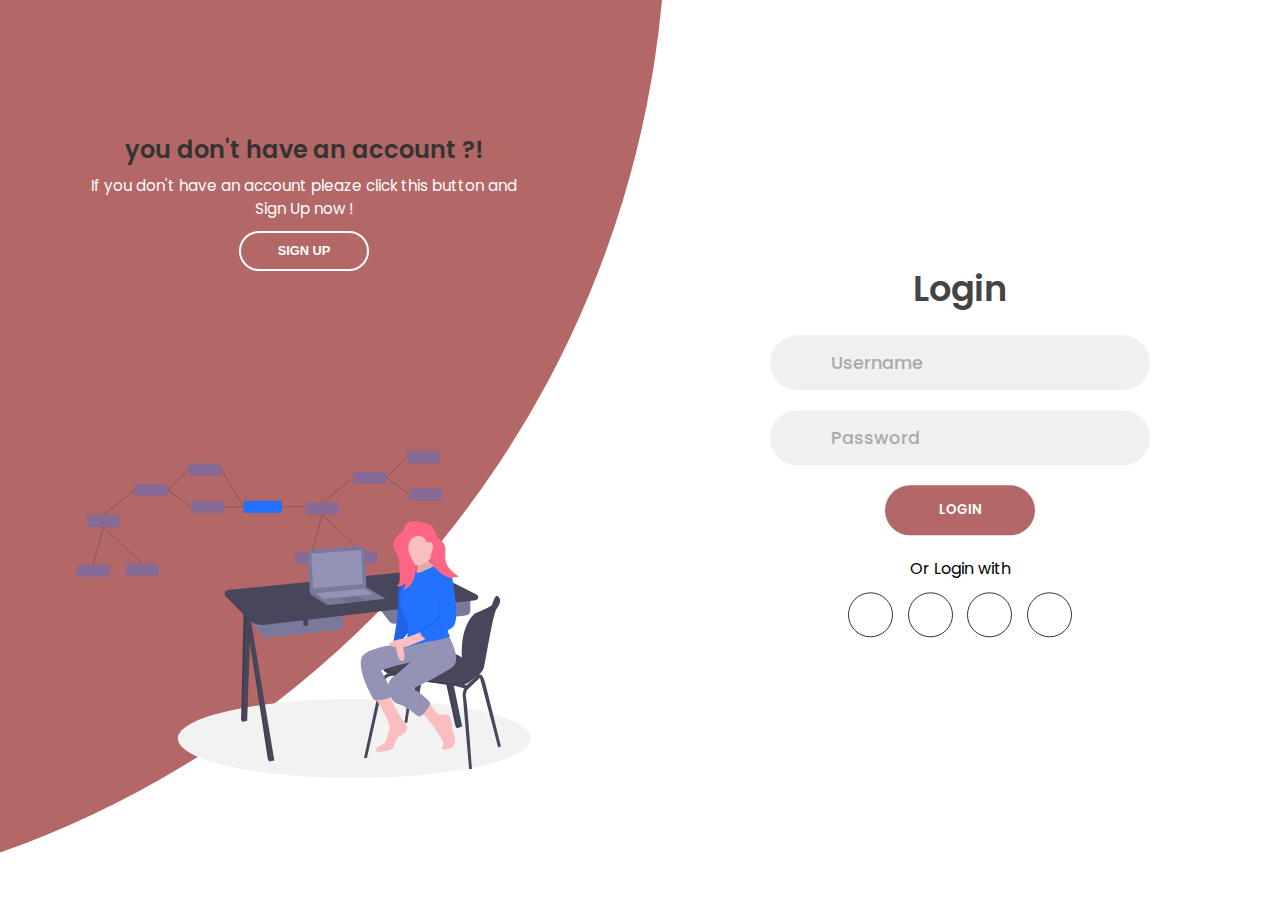
<file: Sign-In-Up-Form/index.html>
<!DOCTYPE html>
<html lang="en" dir="ltr">
  <head>
    <meta charset="utf-8">
    <!-- CSS -->
    <link rel="stylesheet" href="public/css/styles.css">
    <!-- Font Awesome -->
    <link rel="stylesheet" href="https://cdnjs.cloudflare.com/ajax/libs/font-awesome/5.15.1/css/all.min.css" integrity="sha512-+4zCK9k+qNFUR5X+cKL9EIR+ZOhtIloNl9GIKS57V1MyNsYpYcUrUeQc9vNfzsWfV28IaLL3i96P9sdNyeRssA==" crossorigin="anonymous" />
    <title>Sign In Form</title>
  </head>
  <body>
    <div class="container">

      <div class="forms-container">

        <div class="signin-signup">

          <form class="signin" method="">
            <h2 class="form-title">Login</h2>



            <div class="input-field">
              <i class="fas fa-user"></i>
              <input type="text" placeholder="Username" name="" value="">
            </div>
            <div class="input-field">
              <i class="fas fa-lock"></i>
              <input type="password" placeholder="Password" name="" value="">
            </div>
            <input type="submit" class="btn solid" name="" value="Login">

            <p class="login-text">Or Login with</p>

            <div class="social-box">
              <a href="#" class="social-icon"> <i class="fab fa-facebook"></i> </a>
              <a href="#" class="social-icon"> <i class="fab fa-twitter"></i> </a>
              <a href="#" class="social-icon"> <i class="fab fa-google"></i> </a>
              <a href="#" class="social-icon"> <i class="fab fa-linkedin-in"></i> </a>
            </div>

          </form>

          <form class="signup" action="" method="">
            <h2 class="form-title">Sign up</h2>

            <div class="input-field">
              <i class="fas fa-user"></i>
              <input type="text" placeholder="Username" name="" value="">
            </div>
            <div class="input-field">
              <i class="fas fa-envelope"></i>
              <input type="email" placeholder="Email" name="" value="">
            </div>
            <div class="input-field">
              <i class="fas fa-lock"></i>
              <input type="password" placeholder="Password" name="" value="">
            </div>
            <div class="input-field">
              <i class="fas fa-lock"></i>
              <input type="password" placeholder="Confirm Password" name="" value="">
            </div>
            <input type="submit" class="btn solid" name="" value="Sign up">

            <p class="login-text">Or Sign up with</p>

            <div class="social-box">
              <a href="#" class="social-icon"> <i class="fab fa-facebook"></i> </a>
              <a href="#" class="social-icon"> <i class="fab fa-twitter"></i> </a>
              <a href="#" class="social-icon"> <i class="fab fa-google"></i> </a>
              <a href="#" class="social-icon"> <i class="fab fa-linkedin-in"></i> </a>
            </div>

          </form>

        </div>

      </div>

      <div class="panels-container">

        <div class="panel left-panel">
          <div class="content">
            <h3>you don't have an account ?!</h3>
            <p>If you don't have an account pleaze click this button 
              and Sign Up now !
            </p>
            <button class="btn transparent" id="signup-btn">Sign up</button>
          </div>
          <img src="public/images/communication.svg" class="image" alt="">
        </div>

        <div class="panel right-panel">
          <div class="content">
            <h3>Do you have an account ?</h3>
            <p>if you have an account pleaze click this sign in button
              and enter your account and email to login </p>
            <button class="btn transparent" id="signin-btn">Login</button>
          </div>
          <img src="public/images/signIn.svg" class="image" alt="">
        </div>


      </div>

    </div>

    <script src="public/js/app.js" charset="utf-8"></script>
  </body>
</html>
</file>
<file: Sign-In-Up-Form/public/css/styles.css>
@import url('https://fonts.googleapis.com/css2?family=Poppins&display=swap');

*{
  padding: 0;
  margin: 0;
  box-sizing: border-box;
}
:root {
  --main-color: #b36767;
}
body , input{
  font-family: 'Poppins', sans-serif;
}

.container{
  position: relative;
  width: 100%;
  min-height: 100vh;
  background-color: #fff;
  overflow: hidden;
}
.container::before{
  content: '';
  position: absolute;
  width: 2000px;
  height: 2000px;
  border-radius: 50%;
  background:var(--main-color);
  top: -10%;
  right: 48%;
  transform: translateY(-50%);
  z-index: 10;
  transition: 1.8s ease-in-out;
}

.forms-container{
  position: absolute;
  width: 100%;
  height: 100%;
  top: 0;
  left: 0;
}

.signin-signup{
  position: absolute;
  top: 50%;
  left: 75%;
  transform: translate(-50%, -50%);
  width: 50%;
  display: grid;
  grid-template-columns: 1fr;
  z-index: 5;
  transition: 1s .7s ease-in-out;
}

form{
  display: flex;
  flex-direction: column;
  padding: 0 5rem;
  overflow: hidden;
  justify-content: center;
  align-items: center;
  grid-column: 1 / 2;
  grid-row: 1 / 2;
  transition: .2s .7s ease-in-out;
}

form.signin{
  z-index: 2;
}
form.signup{
  z-index: 1;
  opacity: 0;
}

.form-title{
  font-size: 2.2rem;
  color: #444;
  margin-bottom: 10px;
  font-weight: 600;
}

.input-field{
  max-width: 380px;
  width: 100%;
  height: 55px;
  background-color: #f0f0f0;
  margin: 10px 0;
  display: grid;
  grid-template-columns: 15% 85%;
  border-radius: 55px;
  padding: 0 0.4rem;
}
.input-field i{
  text-align: center;
  line-height: 55px;
  color: #acacac;
  font-size: 1.1rem;
}
.input-field input{
  background: none;
  outline: none;
  border: none;
  line-height: 1;
  color: #333;
  font-size: 1.1rem;
  font-weight: 600;
}
.input-field input::placeholder{
  color: #aaa;
  font-weight: 500;
}

.btn{
  width: 150px;
  height: 50px;
  border: none;
  outline: none;
  border-radius: 50px;
  background-color: var(--main-color);
  color: #fff;
  text-transform: uppercase;
  font-weight: 600;
  margin: 10px 0;
  cursor: pointer;
  transition: 0.5s;
}
.btn:hover{
  background-color: #4d84e2;
}

.login-text{
  padding: 0.7rem 0;
  font-size: 1rem;
}

.social-box{
  display: flex;
  justify-content: center;
}

.social-icon{
  width: 45px;
  height: 45px;
  border: 1px solid #333;
  margin: 0 0.45rem;
  display: flex;
  justify-content: center;
  align-items: center;
  text-decoration: none;
  font-size: 1.1rem;
  color: #333;
  border-radius: 50%;
  transition: 0.3s;
}
.social-icon:hover{
  color: #4481eb;
  border-color: #d9a7c7;
}

.panels-container{
  position: absolute;
  width: 100%;
  height: 100%;
  top: 0;
  left: 0;
  display: grid;
  grid-template-columns: repeat(2, 1fr);
}

.panel{
  display: flex;
  flex-direction: column;
  align-items: flex-end;
  justify-content: space-around;
  text-align: center;
  z-index: 20;
}

.left-panel{
  padding: 3rem 17% 2rem 12%;
  pointer-events: all;
}

.right-panel{
  padding: 3rem 12% 2rem 17%;
  pointer-events: none;
}

.panel .content{
  color: #fff;
  transition: .9s .6s ease-in-out;
}

.panel h3{
  font-weight: 600;
  font-size: 1.5rem;
  line-height: 1;
  color: #333;
}

.panel p{
  font-size: .95rem;
  padding: .7rem 0;
}

.transparent{
  margin: 0;
  background: none;
  border: 2px solid #fff;
  width: 130px;
  height: 40px;
  font-weight: 600;
  font-size: .8rem;
}

.image{
  width: 100%;
  transition: 1.2s .5s ease-in-out;
}

.right-panel .content , .right-panel img{
  transform: translateX(800px);
}


/* Animation */
.container.signin-animate::before{
  transform: translate(100%, -50%);
  right: 50%;
}

.container.signin-animate .left-panel img,
.container.signin-animate .left-panel .content{
  transform: translateX(-800px);
}

.container.signin-animate .right-panel img,
.container.signin-animate .right-panel .content{
  transform: translateX(0px);
}

.container.signin-animate .left-panel {
  pointer-events: none;
}

.container.signin-animate .right-panel{
  pointer-events: all;
}

.container.signin-animate .signin-signup{
  left: 25%;
}

.container.signin-animate form.signin{
  z-index: 1;
  opacity: 0
}

.container.signin-animate form.signup{
  z-index: 2;
  opacity: 1;
}


/* Media View */
@media (max-width: 56.25rem) {
  .container{
    min-height: 800px;
    height: 100vh;
  }

  .container::before{
    width: 1500px;
    height: 1500px;
    left: 30%;
    bottom: 70%;
    transform: translateX(-50%);
    right: initial;
    top: initial;
    transition: 2s ease-in-out;
  }

  .signin-signup{
    width: 100%;
    left: 50%;
    top: 95%;
    transform: translate(-50% , -100%);
    transition: 1s .8s ease-in-out;
  }

  .panels-container{
    z-index: 20;
    grid-template-columns: 1fr;
    grid-template-rows: 1fr 2fr 1fr;
  }

  .panel{
    flex-direction: row;
    justify-content: space-around;
    align-items: center;
    padding: 2.5rem 8%;
  }
  .panel .content{
    padding-right: 15%;
    transition: .9s .8s ease-in-out;
  }
  .panel h3{
    font-size: 1.2rem;
  }
  .panel p{
    font-size: .7rem;
    padding: .5rem 0;
  }

  .transparent{
    width: 110px;
    height: 40px;
    font-size:  .7rem;
  }

  .image{
    width: 200px;
    transition: .9s .6s ease-in-out;
  }

  .left-panel{
    grid-row: 1/2;
  }
  .right-panel{
    grid-row: 3/4;
  }

  .right-panel .content , .right-panel img{
    transform: translateY(500px);
  }

  .container.signin-animate::before{
    transform: translate(-50%, 100%);
    bottom: 30%;
    right: initial;
  }

  .container.signin-animate .left-panel img,
  .container.signin-animate .left-panel .content{
    transform: translateY(-300px);
  }

  .container.signin-animate .signin-signup{
    top: 5%;
    left: 50%;
    transform: translate(-50%, 0);
  }

}

@media (max-width: 35.625rem) {

  form{
    padding: 0 1.5rem;
  }

  .image{
    display: none;
  }

  .panel .content{
    padding: .5rem 1rem;
  }

  .container::before{
    bottom: 70%;
    left: 50%;
  }
  .container.signin-animate::before{
    bottom: 30%;
    left: 50%;
  }

}
</file>
